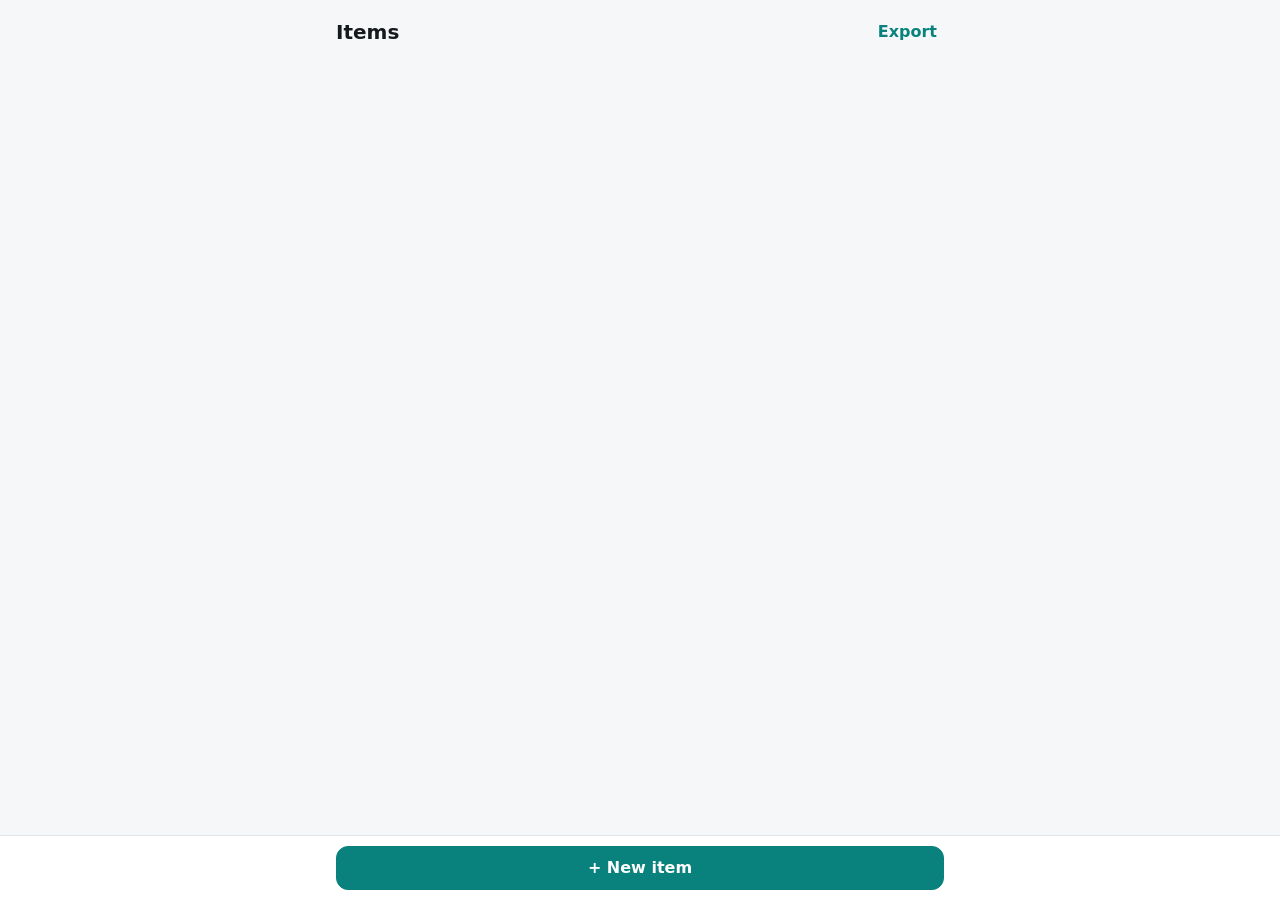
<file: index.html>
<!doctype html>
<html lang="en">
<head>
  <meta charset="utf-8" />
  <meta name="viewport" content="width=device-width, initial-scale=1" />
  <title>Vinted Manager</title>
  <meta http-equiv="refresh" content="0; url=companion/" />
</head>
<body><p><a href="companion/">Open Vinted Companion</a></p></body>
</html>
</file>
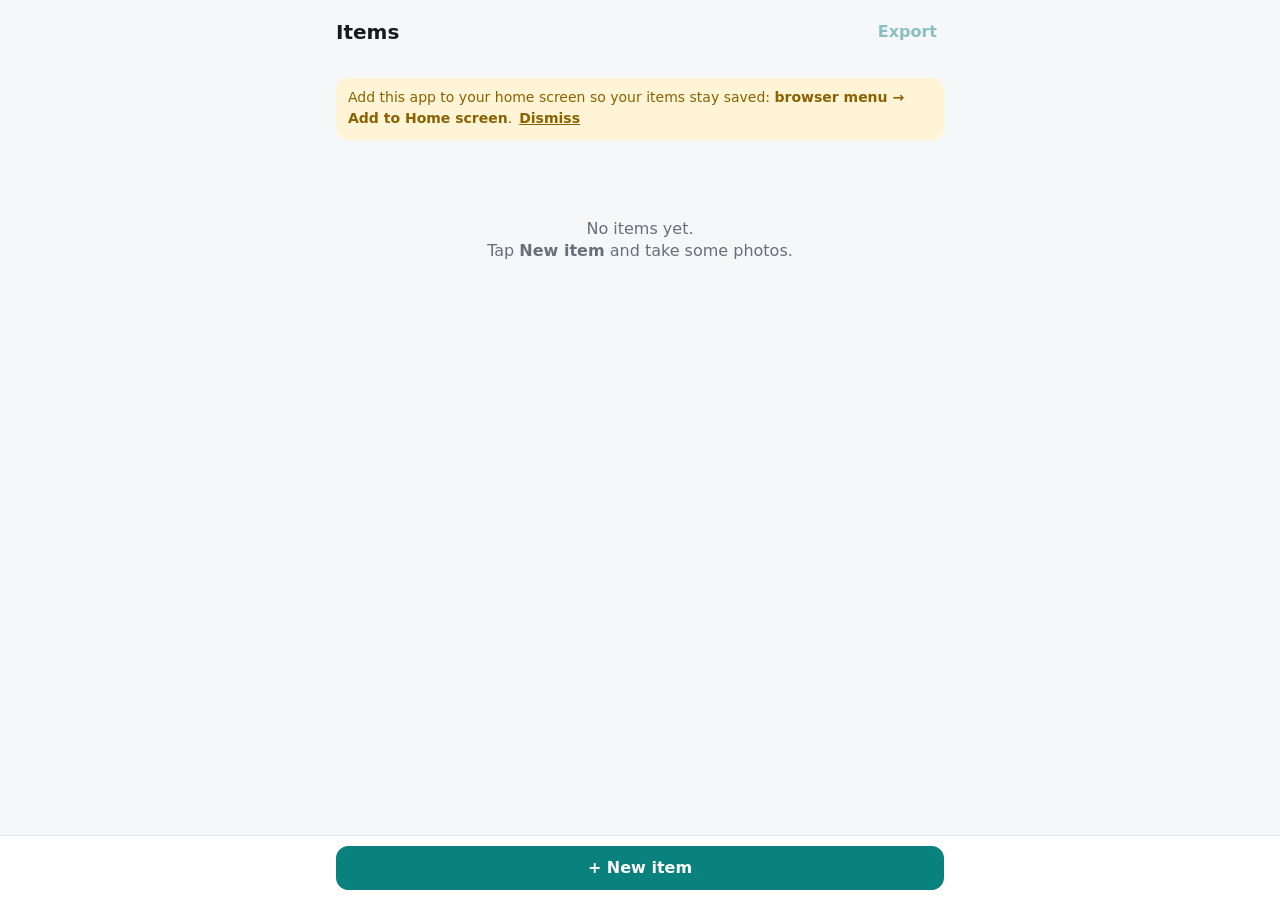
<file: companion/index.html>
<!doctype html>
<html lang="en">
<head>
  <meta charset="utf-8" />
  <meta name="viewport" content="width=device-width, initial-scale=1, viewport-fit=cover" />
  <title>Vinted Companion</title>
  <meta name="theme-color" content="#09827e" />
  <link rel="manifest" href="manifest.webmanifest" />
  <link rel="icon" href="icons/icon-192.png" />
  <link rel="apple-touch-icon" href="icons/apple-touch-icon.png" />
  <meta name="apple-mobile-web-app-capable" content="yes" />
  <meta name="apple-mobile-web-app-title" content="Companion" />
  <link rel="stylesheet" href="app.css" />
</head>
<body>
  <!-- Items list -->
  <section id="v-list" class="view">
    <header class="bar">
      <h1>Items <span id="count" class="muted"></span></h1>
      <button id="exportBtn" class="ghost">Export</button>
    </header>
    <p id="installTip" class="tip" hidden></p>
    <ul id="items" class="items"></ul>
    <p id="empty" class="empty" hidden>No items yet.<br />Tap <b>New item</b> and take some photos.</p>
    <footer class="dock"><button id="newBtn" class="primary wide">+ New item</button></footer>
  </section>

  <!-- Add / edit an item -->
  <section id="v-edit" class="view" hidden>
    <header class="bar">
      <button id="backBtn" class="ghost">‹ Items</button>
      <h1 id="editTitle">New item</h1>
      <span id="saved" class="saved muted" aria-live="polite"></span>
    </header>
    <div class="photo-actions">
      <label class="btn primary">📷 Take photo<input id="camera" type="file" accept="image/*" capture="environment" class="vh" /></label>
      <label class="btn">🖼 Choose photos<input id="library" type="file" accept="image/*" multiple class="vh" /></label>
    </div>
    <p id="photoMsg" class="msg" aria-live="polite" hidden></p>
    <ul id="photos" class="photos"></ul>
    <div id="photoTools" class="photo-tools" hidden>
      <button data-act="left">‹ Earlier</button>
      <button data-act="cover">Make cover</button>
      <button data-act="right">Later ›</button>
      <button data-act="remove" class="danger-text">Remove</button>
    </div>
    <form id="form" class="form" autocomplete="off" onsubmit="return false">
      <label>Title<input name="title" placeholder="Optional – can be filled in later" /></label>
      <div class="row">
        <label>Price (£)<input name="price" inputmode="decimal" placeholder="e.g. 12" /></label>
        <label>Condition<select name="condition" id="conditionSel"></select></label>
      </div>
      <div class="row">
        <label>Brand<input name="brand" autocapitalize="words" /></label>
        <label>Size<input name="size" placeholder="e.g. M, 10, UK 7" /></label>
      </div>
      <label>Notes<textarea name="notes" rows="3" placeholder="Marks, measurements, fit, anything worth mentioning"></textarea></label>
      <details>
        <summary>More details</summary>
        <label>Description<textarea name="description" rows="4"></textarea></label>
        <label>Category<input name="category" placeholder="e.g. Women > Clothing > Dresses" /></label>
        <div class="row">
          <label>Colour<input name="colour" placeholder="e.g. Blue" /></label>
          <label>Parcel size<select name="parcel" id="parcelSel"></select></label>
        </div>
      </details>
    </form>
    <footer class="dock">
      <button id="delBtn" class="ghost danger-text">Delete</button>
      <button id="doneBtn" class="ghost">Done</button>
      <button id="nextBtn" class="primary">Save + next</button>
    </footer>
  </section>

  <!-- Export -->
  <section id="v-export" class="view" hidden>
    <header class="bar">
      <button id="exportBack" class="ghost">‹ Items</button>
      <h1>Export</h1>
      <span></span>
    </header>
    <div id="exportSummary" class="card"></div>
    <div class="card">
      <button id="prepareBtn" class="primary wide">Create zip</button>
      <button id="shareBtn" class="primary wide" hidden>Share zip…</button>
      <a id="downloadLink" class="link" hidden>Or save it to this phone</a>
      <p id="exportMsg" class="msg" aria-live="polite" hidden></p>
    </div>
    <div id="clearBox" class="card" hidden>
      <p>Once the zip is safely on your computer, you can remove these items from the phone.</p>
      <button id="clearBtn" class="ghost danger-text wide">Remove exported items</button>
    </div>
    <p class="muted small">On your computer: in the extension open <b>Bulk upload</b>, click <b>Choose zip…</b> and pick this zip.</p>
  </section>

  <script type="module" src="app.js"></script>
</body>
</html>
</file>
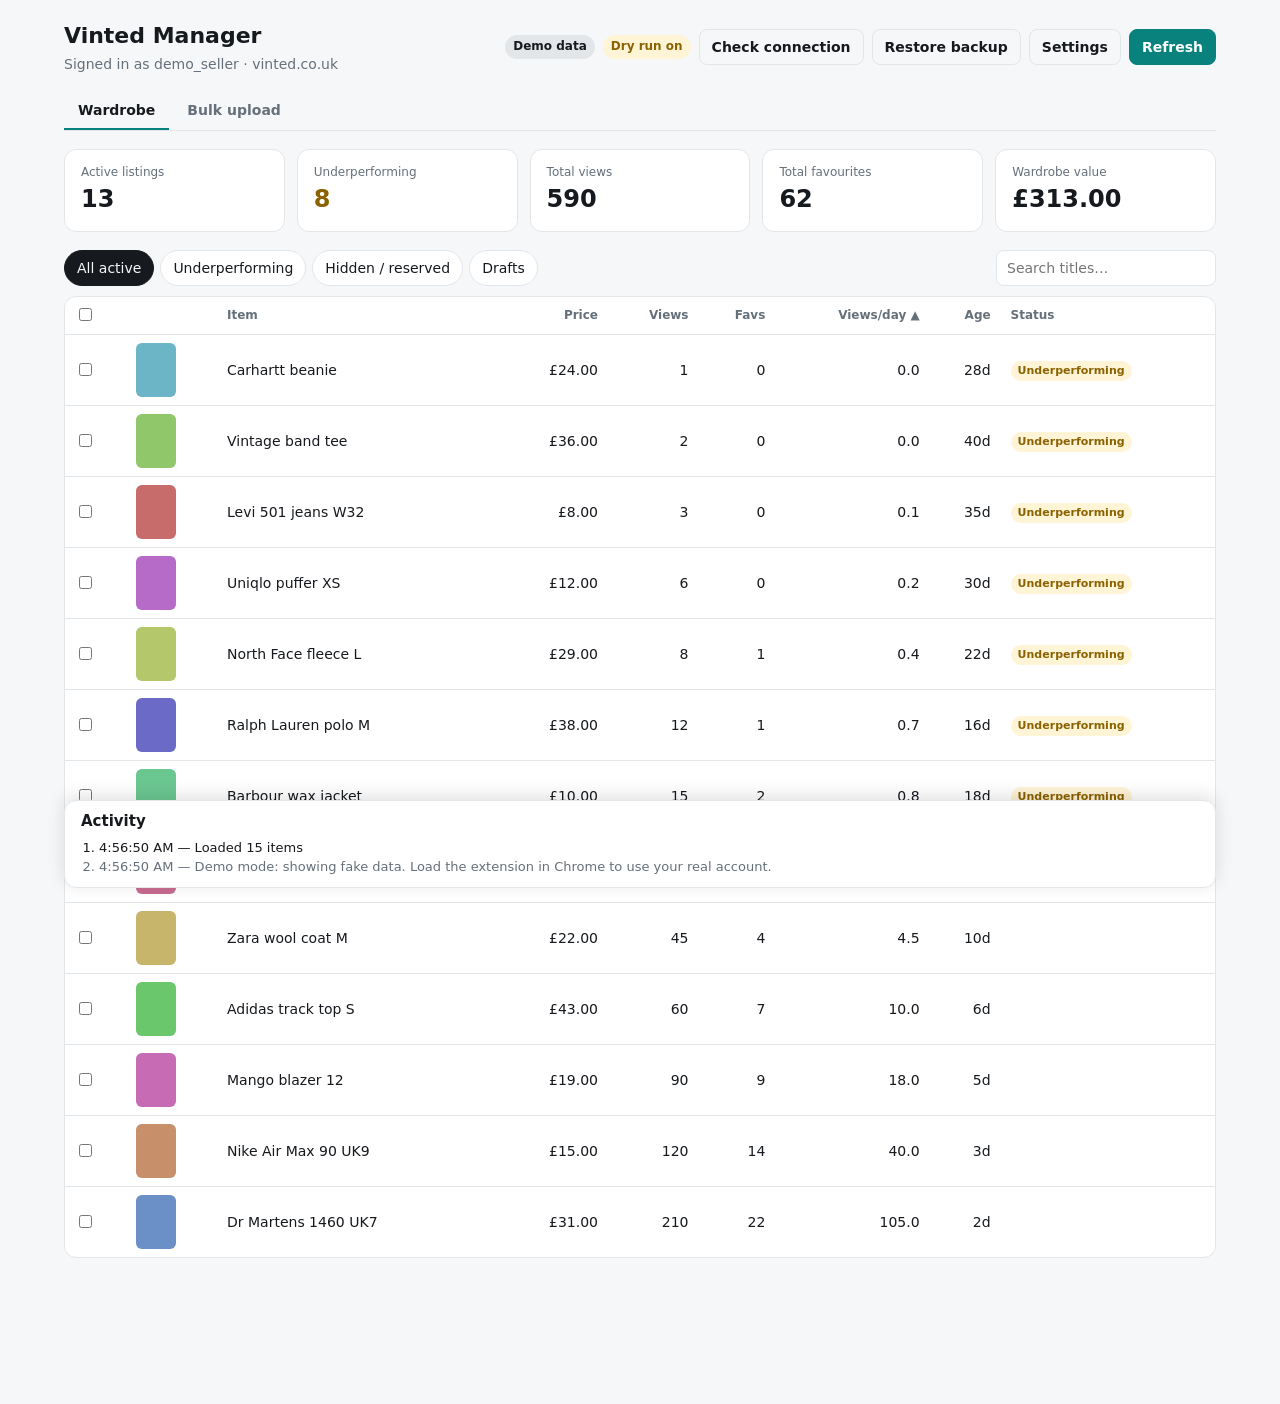
<file: extension/dashboard.html>
<!doctype html>
<html lang="en">
<head>
  <meta charset="utf-8" />
  <meta name="viewport" content="width=device-width, initial-scale=1" />
  <title>Vinted Manager</title>
  <link rel="stylesheet" href="dashboard.css" />
</head>
<body>
  <header class="top">
    <div>
      <h1>Vinted Manager</h1>
      <p class="sub" id="who">Not loaded</p>
    </div>
    <div class="top-actions">
      <span class="badge mock" id="mockBadge" hidden>Demo data</span>
      <span class="badge dry" id="dryBadge" hidden>Dry run on</span>
      <button id="diagnoseBtn" class="ghost">Check connection</button>
      <button id="restoreBtn" class="ghost">Restore backup</button>
      <input type="file" id="restoreFile" accept=".json,application/json" hidden />
      <button id="settingsBtn" class="ghost">Settings</button>
      <button id="refreshBtn">Refresh</button>
    </div>
  </header>

  <nav class="tabs">
    <button class="tab on" data-view="wardrobe">Wardrobe</button>
    <button class="tab" data-view="upload">Bulk upload</button>
  </nav>

  <main id="view-wardrobe" class="view">
  <section class="tiles" id="tiles"></section>

  <section class="toolbar">
    <div class="filters" role="tablist">
      <button data-filter="all" class="chip on">All active</button>
      <button data-filter="stale" class="chip">Underperforming</button>
      <button data-filter="other" class="chip">Hidden / reserved</button>
      <button data-filter="drafts" class="chip" id="draftsChip">Drafts</button>
    </div>
    <input id="search" type="search" placeholder="Search titles…" />
  </section>

  <section class="bulkbar" id="bulkbar" hidden>
    <strong id="selCount">0 selected</strong>
    <button id="relistBtn">Relist (bump)</button>
    <button id="priceBtn">Change price</button>
    <button id="exportBtn">Export backup</button>
    <button id="deleteBtn" class="danger">Delete</button>
    <button id="clearSel" class="ghost">Clear</button>
  </section>

  <div class="tablewrap">
    <table id="table">
      <thead>
        <tr>
          <th><input type="checkbox" id="selAll" aria-label="Select all" /></th>
          <th></th>
          <th data-sort="title">Item</th>
          <th data-sort="price" class="num">Price</th>
          <th data-sort="views" class="num">Views</th>
          <th data-sort="favs" class="num">Favs</th>
          <th data-sort="viewsPerDay" class="num">Views/day</th>
          <th data-sort="ageDays" class="num">Age</th>
          <th>Status</th>
        </tr>
      </thead>
      <tbody id="rows"></tbody>
    </table>
    <p class="empty" id="empty" hidden>No items match.</p>
  </div>
  </main>

  <main id="view-upload" class="view" hidden>
    <section class="upload-intro">
      <div>
        <h2>Bulk upload as drafts</h2>
        <p class="note">Choose the <b>zip</b> from the companion phone app, or one folder that contains <code>items.csv</code> and a sub-folder of photos for each item. You can also drag either onto this panel. Items are saved as <b>drafts</b>. You review and publish them in the Vinted app.</p>
        <pre class="tree">my-items/
├── items.csv
├── levi-jeans/   1.jpg 2.jpg 3.jpg
└── nike-air-max/ 1.jpg 2.jpg</pre>
      </div>
      <div class="upload-actions">
        <label class="pick">
          <input type="file" id="zipInput" accept=".zip,application/zip" hidden />
          <span>Choose zip…</span>
        </label>
        <label class="pick alt">
          <input type="file" id="folderInput" webkitdirectory multiple hidden />
          <span>Choose folder…</span>
        </label>
        <button id="templateBtn" class="ghost">Download CSV template</button>
      </div>
    </section>
    <section id="uploadSummary" class="upload-summary" hidden>
      <span id="uploadCounts"></span>
      <button id="recheckBtn" class="ghost">Pick again</button>
      <button id="saveCsvBtn" class="ghost" title="Download items.csv with your edits">Save CSV</button>
      <button id="draftBtn" class="ai" title="Fill every item's blank fields from its photos and notes">✨ Draft all with Claude</button>
      <button id="uploadBtn">Upload ready items as drafts</button>
    </section>
    <div class="tablewrap" id="previewWrap" hidden>
      <table>
        <thead><tr><th>Row</th><th>Photos</th><th>Title &amp; description</th><th class="num">Price</th><th>Category</th><th>Brand</th><th>Size</th><th>Condition</th><th>Colour</th><th>Parcel</th><th>Status</th></tr></thead>
        <tbody id="previewRows"></tbody>
      </table>
      <div id="previewLists"></div>
    </div>
  </main>

  <section class="log">
    <div class="log-head"><h2>Activity</h2><span id="status" class="status" role="status" aria-live="polite" hidden></span><button id="stopBtn" class="danger" hidden>Stop</button></div>
    <div id="progress" class="progress" hidden><div id="progressBar"></div></div>
    <ol id="log"></ol>
  </section>

  <dialog id="modal">
    <form method="dialog" id="modalForm">
      <h2 id="modalTitle"></h2>
      <div id="modalBody"></div>
      <menu>
        <button value="cancel" class="ghost">Cancel</button>
        <button value="ok" id="modalOk">Confirm</button>
      </menu>
    </form>
  </dialog>

  <script type="module" src="dashboard.js"></script>
</body>
</html>
</file>
<file: companion/app.css>
:root {
  --bg: #f6f7f8; --panel: #fff; --text: #16191d; --muted: #66707a; --line: #e3e6e9;
  --accent: #09827e; --accent-ink: #fff; --danger: #c43d3d; --warn-bg: #fff4d6; --warn: #8a6200;
  color-scheme: light dark;
}
@media (prefers-color-scheme: dark) {
  :root { --bg: #111417; --panel: #1a1e22; --text: #e8ebee; --muted: #98a2ab; --line: #2b3137;
    --accent: #3fb8b2; --accent-ink: #07211f; --danger: #ef6b6b; --warn-bg: #3a300f; --warn: #f3c95a; }
}
* { box-sizing: border-box; -webkit-tap-highlight-color: transparent; }
[hidden] { display: none !important; }
/* visually hidden but still tappable via its <label> (iOS ignores display:none file inputs) */
.vh { position: absolute; width: 1px; height: 1px; opacity: 0; overflow: hidden; pointer-events: none; }
.btn { position: relative; }
html, body { margin: 0; background: var(--bg); color: var(--text); }
body { font: 16px/1.4 system-ui, -apple-system, "Segoe UI", sans-serif; }
.view { max-width: 640px; margin: 0 auto; padding: 0 16px calc(96px + env(safe-area-inset-bottom)); }
.muted { color: var(--muted); font-weight: 400; }
.small { font-size: 13px; }

/* top bar */
.bar { position: sticky; top: 0; z-index: 2; display: grid; grid-template-columns: auto 1fr auto; align-items: center; gap: 8px;
  padding: calc(10px + env(safe-area-inset-top)) 0 10px; background: var(--bg); }
.bar h1 { margin: 0; font-size: 20px; text-align: center; white-space: nowrap; overflow: hidden; text-overflow: ellipsis; }
#v-list .bar { grid-template-columns: 1fr auto; }
#v-list .bar h1 { text-align: left; }
.saved { font-size: 13px; min-width: 48px; text-align: right; }

/* buttons */
button, .btn { font: inherit; font-weight: 600; border: 1px solid var(--line); background: var(--panel); color: var(--text);
  border-radius: 12px; padding: 10px 14px; min-height: 44px; cursor: pointer; display: inline-flex; align-items: center; justify-content: center; gap: 6px; }
button.primary, .btn.primary { background: var(--accent); border-color: var(--accent); color: var(--accent-ink); }
button.ghost { background: transparent; border-color: transparent; color: var(--accent); padding-inline: 6px; }
button:disabled { opacity: .45; }
button.wide { width: 100%; }
.danger-text { color: var(--danger) !important; }
.confirming { background: var(--danger) !important; border-color: var(--danger) !important; color: #fff !important; }
.link { display: block; text-align: center; margin-top: 10px; color: var(--accent); }

/* bottom action bar */
.dock { position: fixed; left: 0; right: 0; bottom: 0; z-index: 3; display: flex; gap: 8px; justify-content: center;
  padding: 10px 16px calc(10px + env(safe-area-inset-bottom)); background: var(--panel); border-top: 1px solid var(--line); }
.dock > * { max-width: 608px; }
#v-edit .dock .primary { flex: 1; }
.dock .wide { max-width: 608px; }

/* items list */
.items { list-style: none; margin: 0; padding: 0; display: grid; gap: 8px; }
.item { display: grid; grid-template-columns: 64px 1fr auto; gap: 12px; align-items: center; width: 100%; text-align: left;
  background: var(--panel); border: 1px solid var(--line); border-radius: 14px; padding: 8px; min-height: 80px; font-weight: 400; }
.item img, .item .ph { width: 64px; height: 64px; object-fit: cover; border-radius: 10px; background: var(--line); }
.item .name { font-weight: 600; display: block; overflow: hidden; text-overflow: ellipsis; white-space: nowrap; }
.item .meta { font-size: 13px; color: var(--muted); }
.item > span:nth-child(2) { min-width: 0; }
.badge { font-size: 12px; font-weight: 600; padding: 3px 8px; border-radius: 99px; white-space: nowrap; }
.badge.warn { background: var(--warn-bg); color: var(--warn); }
.badge.done { background: var(--line); color: var(--muted); }
.empty { text-align: center; color: var(--muted); padding: 48px 16px; }
.tip { background: var(--warn-bg); color: var(--warn); border-radius: 12px; padding: 10px 12px; font-size: 14px; }
.tip button { min-height: 0; padding: 0 0 0 6px; color: inherit; text-decoration: underline; }

/* photos */
.photo-actions { display: grid; grid-template-columns: 1fr 1fr; gap: 8px; }
.photos { list-style: none; margin: 12px 0 0; padding: 0; display: grid; grid-template-columns: repeat(auto-fill, minmax(96px, 1fr)); gap: 8px; }
.photos li { position: relative; aspect-ratio: 3 / 4; border-radius: 10px; overflow: hidden; background: var(--line); border: 3px solid transparent; }
.photos li.sel { border-color: var(--accent); }
.photos img { width: 100%; height: 100%; object-fit: cover; display: block; }
.photos .n { position: absolute; left: 4px; top: 4px; font-size: 11px; font-weight: 700; background: rgb(0 0 0 / .6); color: #fff; border-radius: 99px; padding: 1px 7px; }
.photo-tools { display: grid; grid-template-columns: repeat(4, 1fr); gap: 6px; margin-top: 8px; }
.photo-tools button { padding: 8px 4px; font-size: 13px; }
.msg { font-size: 14px; color: var(--muted); margin: 8px 0 0; }
.msg.err { color: var(--danger); }

/* form */
.form { display: grid; gap: 12px; margin-top: 16px; }
.form label { display: grid; gap: 4px; font-size: 13px; color: var(--muted); font-weight: 600; }
.row { display: grid; grid-template-columns: 1fr 1fr; gap: 10px; }
input, select, textarea { font: inherit; font-size: 16px; /* stops iOS zoom */ color: var(--text); background: var(--panel);
  border: 1px solid var(--line); border-radius: 10px; padding: 10px 12px; width: 100%; min-height: 44px; }
textarea { resize: vertical; }
details { background: var(--panel); border: 1px solid var(--line); border-radius: 12px; padding: 4px 12px; }
details[open] { padding-bottom: 12px; }
details > label, details > .row { margin-top: 10px; }
summary { font-weight: 600; padding: 8px 0; cursor: pointer; }

/* export */
.card { background: var(--panel); border: 1px solid var(--line); border-radius: 14px; padding: 14px; margin-bottom: 12px; }
.card p { margin: 0 0 10px; }
.card ul { margin: 6px 0 0; padding-left: 20px; font-size: 14px; }
.stat { font-size: 22px; font-weight: 700; }
.card > button + button { margin-top: 8px; }
</file>
<file: extension/dashboard.css>
:root {
  --bg: #f6f7f8; --panel: #fff; --text: #16191d; --muted: #66707a; --line: #e3e6e9;
  --accent: #09827e; --accent-ink: #fff; --danger: #c43d3d; --warn-bg: #fff4d6; --warn: #8a6200;
  --row-hover: #f1f8f7;
  color-scheme: light dark;
}
@media (prefers-color-scheme: dark) {
  :root { --bg: #111417; --panel: #1a1e22; --text: #e8ebee; --muted: #98a2ab; --line: #2b3137;
    --accent: #3fb8b2; --accent-ink: #07211f; --danger: #ef6b6b; --warn-bg: #3a300f; --warn: #f3c95a; --row-hover: #1d2a2a; }
}
* { box-sizing: border-box; }
[hidden] { display: none !important; }
body { margin: 0; padding: 20px 24px 40px; background: var(--bg); color: var(--text);
  font: 14px/1.45 system-ui, -apple-system, "Segoe UI", sans-serif; max-width: 1200px; margin-inline: auto; }
h1 { margin: 0; font-size: 22px; }
h2 { font-size: 15px; margin: 0; }
.sub { margin: 2px 0 0; color: var(--muted); }
button { font: inherit; border: 1px solid var(--accent); background: var(--accent); color: var(--accent-ink);
  border-radius: 8px; padding: 7px 12px; cursor: pointer; font-weight: 600; }
button.ghost { background: transparent; color: var(--text); border-color: var(--line); }
button.danger { background: var(--danger); border-color: var(--danger); color: #fff; }
button:disabled { opacity: .5; cursor: not-allowed; }
input, select { font: inherit; color: inherit; background: var(--panel); border: 1px solid var(--line); border-radius: 8px; padding: 7px 10px; }

.top { display: flex; justify-content: space-between; align-items: center; gap: 12px; flex-wrap: wrap; margin-bottom: 18px; }
.top-actions { display: flex; gap: 8px; align-items: center; flex-wrap: wrap; }
.badge { font-size: 12px; padding: 3px 8px; border-radius: 99px; font-weight: 600; }
.badge.mock { background: var(--line); }
.badge.dry { background: var(--warn-bg); color: var(--warn); }

.tiles { display: grid; grid-template-columns: repeat(auto-fit, minmax(150px, 1fr)); gap: 12px; margin-bottom: 18px; }
.tile { background: var(--panel); border: 1px solid var(--line); border-radius: 12px; padding: 14px 16px; }
.tile .k { color: var(--muted); font-size: 12px; }
.tile .v { font-size: 24px; font-weight: 700; font-variant-numeric: tabular-nums; }
.tile.warn .v { color: var(--warn); }

.toolbar { display: flex; justify-content: space-between; gap: 12px; flex-wrap: wrap; margin-bottom: 10px; }
.filters { display: flex; gap: 6px; flex-wrap: wrap; }
.chip { background: var(--panel); color: var(--text); border: 1px solid var(--line); border-radius: 99px; padding: 6px 12px; font-weight: 500; }
.chip.on { background: var(--text); color: var(--bg); border-color: var(--text); }
#search { min-width: 220px; }

.bulkbar { position: sticky; top: 0; z-index: 2; display: flex; gap: 8px; align-items: center; flex-wrap: wrap;
  background: var(--panel); border: 1px solid var(--accent); border-radius: 10px; padding: 8px 12px; margin-bottom: 10px; }
.bulkbar strong { margin-right: auto; }

.tablewrap { background: var(--panel); border: 1px solid var(--line); border-radius: 12px; overflow-x: auto; }
table { width: 100%; border-collapse: collapse; }
th, td { padding: 8px 10px; border-bottom: 1px solid var(--line); text-align: left; vertical-align: middle; }
th { font-size: 12px; color: var(--muted); font-weight: 600; white-space: nowrap; user-select: none; }
th[data-sort] { cursor: pointer; }
th[data-sort].asc::after { content: " ▲"; } th[data-sort].desc::after { content: " ▼"; }
tbody tr:hover { background: var(--row-hover); }
tbody tr:last-child td { border-bottom: 0; }
.num { text-align: right; font-variant-numeric: tabular-nums; }
td img { width: 40px; height: 54px; object-fit: cover; border-radius: 6px; background: var(--line); display: block; }
td a { color: inherit; text-decoration: none; } td a:hover { text-decoration: underline; }
.tag { display: inline-block; font-size: 11px; padding: 2px 7px; border-radius: 99px; background: var(--line); font-weight: 600; }
.tag.stale { background: var(--warn-bg); color: var(--warn); }
.empty { text-align: center; color: var(--muted); padding: 24px; margin: 0; }

/* Pinned to the bottom of the viewport so progress and errors are always visible. */
.log { position: sticky; bottom: 12px; z-index: 3; margin-top: 18px; background: var(--panel); border: 1px solid var(--line);
  border-radius: 12px; padding: 10px 16px; box-shadow: 0 -4px 18px rgb(0 0 0 / .12); }
.log-head { display: flex; align-items: center; gap: 12px; }
.log-head h2 { flex: none; }
.log-head button { margin-left: auto; flex: none; }
.status { position: relative; flex: 1; min-width: 0; padding-left: 20px; font-size: 13px; font-weight: 600;
  white-space: nowrap; overflow: hidden; text-overflow: ellipsis; }
.status::before { content: ""; position: absolute; left: 0; top: 50%; margin-top: -7px; width: 10px; height: 10px; border-radius: 50%;
  border: 2px solid var(--line); border-top-color: var(--accent); animation: spin .8s linear infinite; }
body:not(.busy) .status::before { animation: none; border-color: var(--accent); }
@keyframes spin { to { transform: rotate(360deg); } }
@media (prefers-reduced-motion: reduce) { .status::before { animation-duration: 3s; } }
#log { margin: 6px 0 0; padding-left: 18px; max-height: 110px; overflow: auto; font-size: 13px; color: var(--muted); }
#log li.err { color: var(--danger); } #log li.ok { color: var(--text); }
.progress { height: 6px; background: var(--line); border-radius: 99px; margin-top: 8px; overflow: hidden; }
.progress div { height: 100%; width: 0; background: var(--accent); transition: width .3s; }

dialog { border: 1px solid var(--line); border-radius: 14px; padding: 20px; background: var(--panel); color: var(--text); width: min(460px, 92vw); }
dialog::backdrop { background: rgb(0 0 0 / .4); }
dialog menu { display: flex; justify-content: flex-end; gap: 8px; padding: 0; margin: 18px 0 0; }
dialog label { display: block; margin: 10px 0 4px; color: var(--muted); font-size: 13px; }
dialog .row { display: flex; gap: 8px; }
dialog .note { font-size: 13px; color: var(--muted); }
dialog .warn { background: var(--warn-bg); color: var(--warn); padding: 8px 10px; border-radius: 8px; font-size: 13px; }
dialog ul { padding-left: 18px; max-height: 160px; overflow: auto; font-size: 13px; }

@media (max-width: 640px) {
  body { padding: 16px; }
  th:nth-child(6), td:nth-child(6), th:nth-child(8), td:nth-child(8) { display: none; }
}

/* tabs */
.tabs { display: flex; gap: 4px; border-bottom: 1px solid var(--line); margin-bottom: 18px; }
.tab { background: none; border: 0; border-bottom: 2px solid transparent; border-radius: 0; color: var(--muted); padding: 8px 14px; }
.tab.on { color: var(--text); border-bottom-color: var(--accent); }

/* upload */
.upload-intro { display: flex; justify-content: space-between; gap: 20px; flex-wrap: wrap; background: var(--panel);
  border: 1px solid var(--line); border-radius: 12px; padding: 16px 18px; margin-bottom: 14px; }
.upload-intro > div:first-child { flex: 1 1 360px; }
.upload-intro .note { color: var(--muted); margin: 6px 0 10px; }
.tree { background: var(--bg); border-radius: 8px; padding: 10px 12px; margin: 0; font-size: 12.5px; overflow-x: auto; }
.upload-actions { display: flex; flex-direction: column; gap: 8px; align-items: stretch; justify-content: center; min-width: 200px; }
.pick span { display: block; text-align: center; background: var(--accent); color: var(--accent-ink); border-radius: 8px; padding: 10px 14px; font-weight: 600; cursor: pointer; }
.pick.alt span { background: transparent; color: var(--accent); border: 1px solid var(--line); }
.upload-intro.drop { outline: 2px dashed var(--accent); outline-offset: -2px; }
.upload-summary { display: flex; gap: 8px; align-items: center; flex-wrap: wrap; margin-bottom: 10px; }
.upload-summary span { margin-right: auto; font-weight: 600; }
#previewRows td { font-size: 13px; }
#previewRows .bad { color: var(--danger); font-size: 12px; max-width: 220px; }
#previewRows .muted { color: var(--muted); }
#previewRows .ph { display: flex; align-items: center; gap: 6px; }
#previewRows .ph img { width: 36px; height: 48px; }
.tag.ok { background: #d8f2e6; color: #0b6b43; } .tag.err { background: #fbe0e0; color: #a12b2b; }
@media (prefers-color-scheme: dark) { .tag.ok { background: #12392a; color: #7fe0b2; } .tag.err { background: #451c1c; color: #f2a0a0; } }
.title-cell { min-width: 240px; }
/* editable preview */
#previewRows td { vertical-align: top; }
#previewRows input, #previewRows select, #previewRows textarea { font: inherit; font-size: 13px; width: 100%; min-width: 90px; padding: 5px 7px; border-radius: 6px;
  border: 1px solid var(--line); background: var(--panel); color: var(--text); }
#previewRows textarea { margin-top: 4px; resize: vertical; min-height: 44px; }
#previewRows td[data-cell="category"] input { min-width: 200px; }
#previewRows input.price { min-width: 64px; width: 72px; text-align: right; }
#previewRows :disabled { opacity: .7; }
#previewRows .hint { font-size: 11.5px; margin-top: 2px; max-width: 260px; }
#previewRows .hint:empty { display: none; }
#previewRows .hint.muted { overflow: hidden; text-overflow: ellipsis; white-space: nowrap; }
#previewRows td.status { white-space: nowrap; }
button.tiny { min-height: 0; padding: 3px 8px; font-size: 12px; }
/* Claude buttons stand out from the rest */
button.ai { background: linear-gradient(135deg, #7c4dff, #c2459b); color: #fff; border: 0; font-weight: 600; }
button.ai:hover:not(:disabled) { filter: brightness(1.08); }
button.ai:disabled { background: var(--line); color: var(--muted); }
#draftBtn { padding: 9px 16px; }
#previewRows .draft-slot:not(:empty) { margin-top: 6px; }
dialog h3 { font-size: 15px; margin: 18px 0 4px; }
dialog input[type="password"], dialog select { width: 100%; }
</file>
